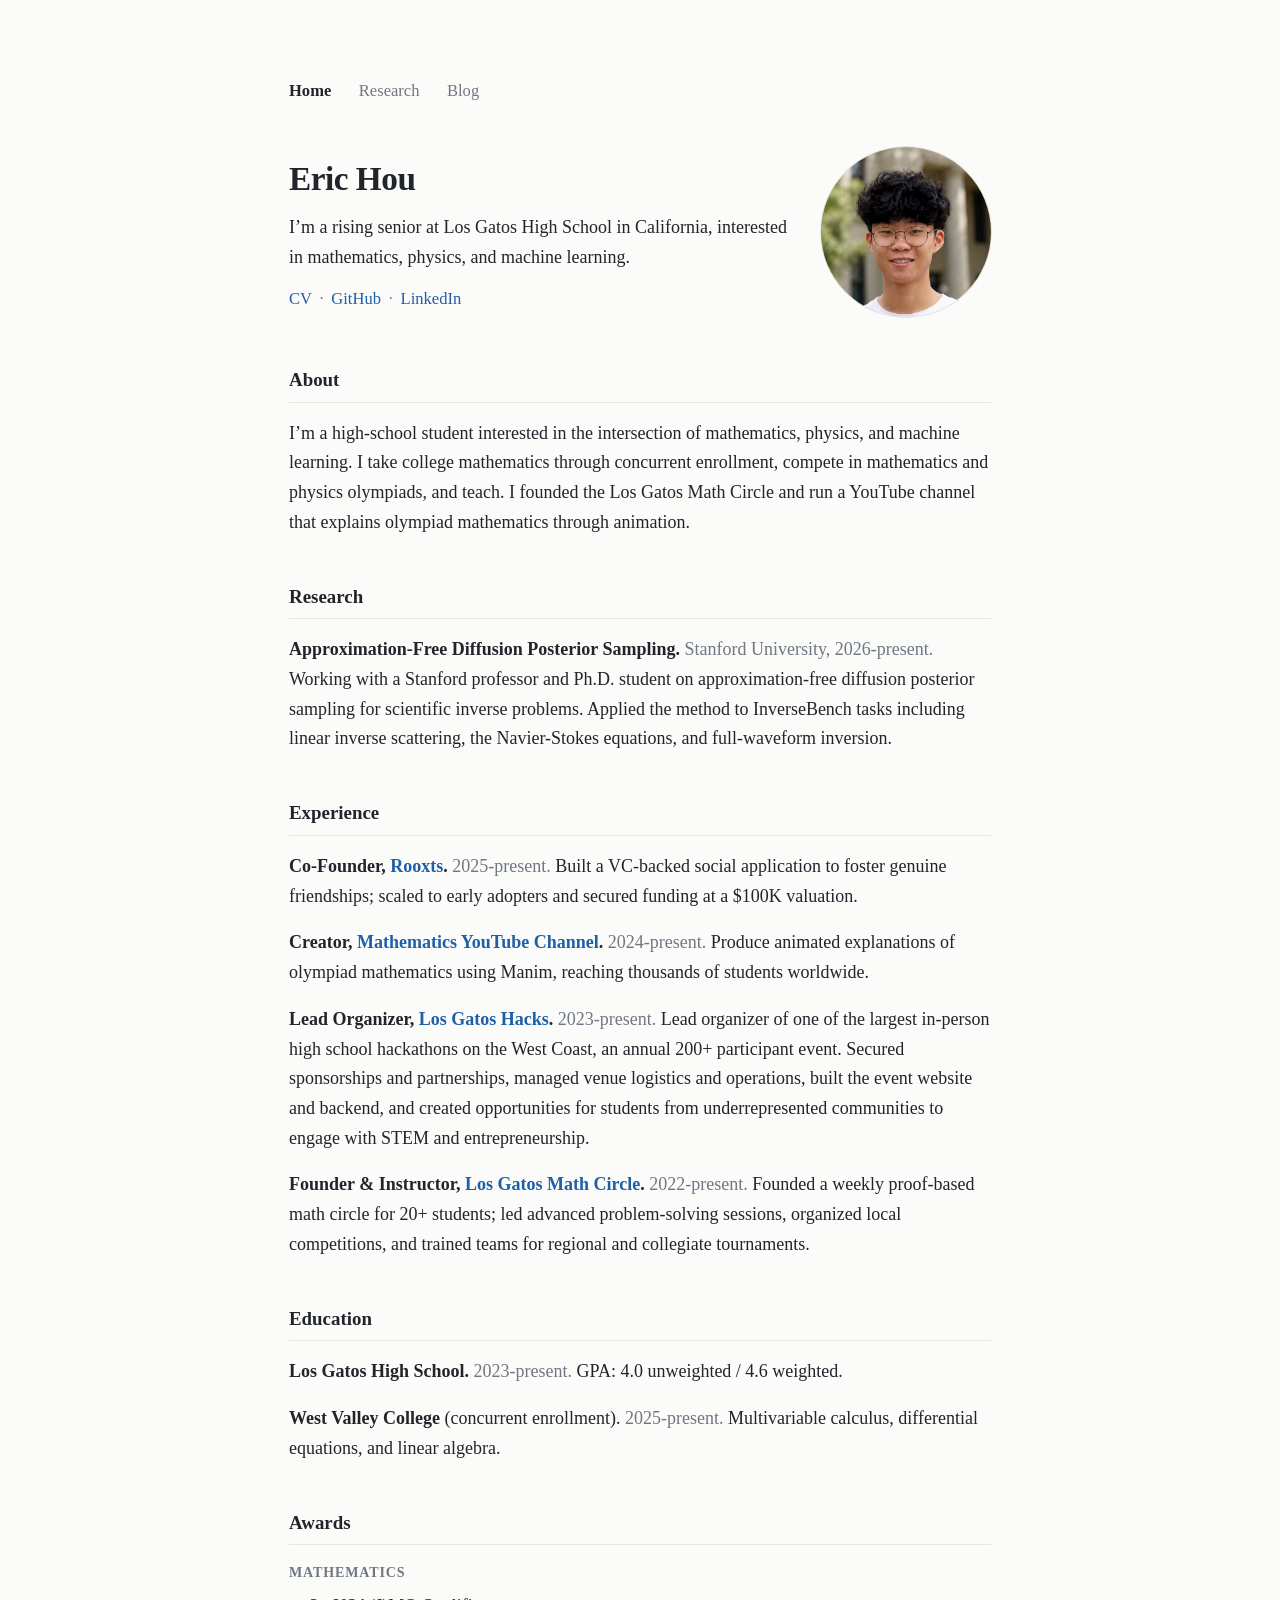
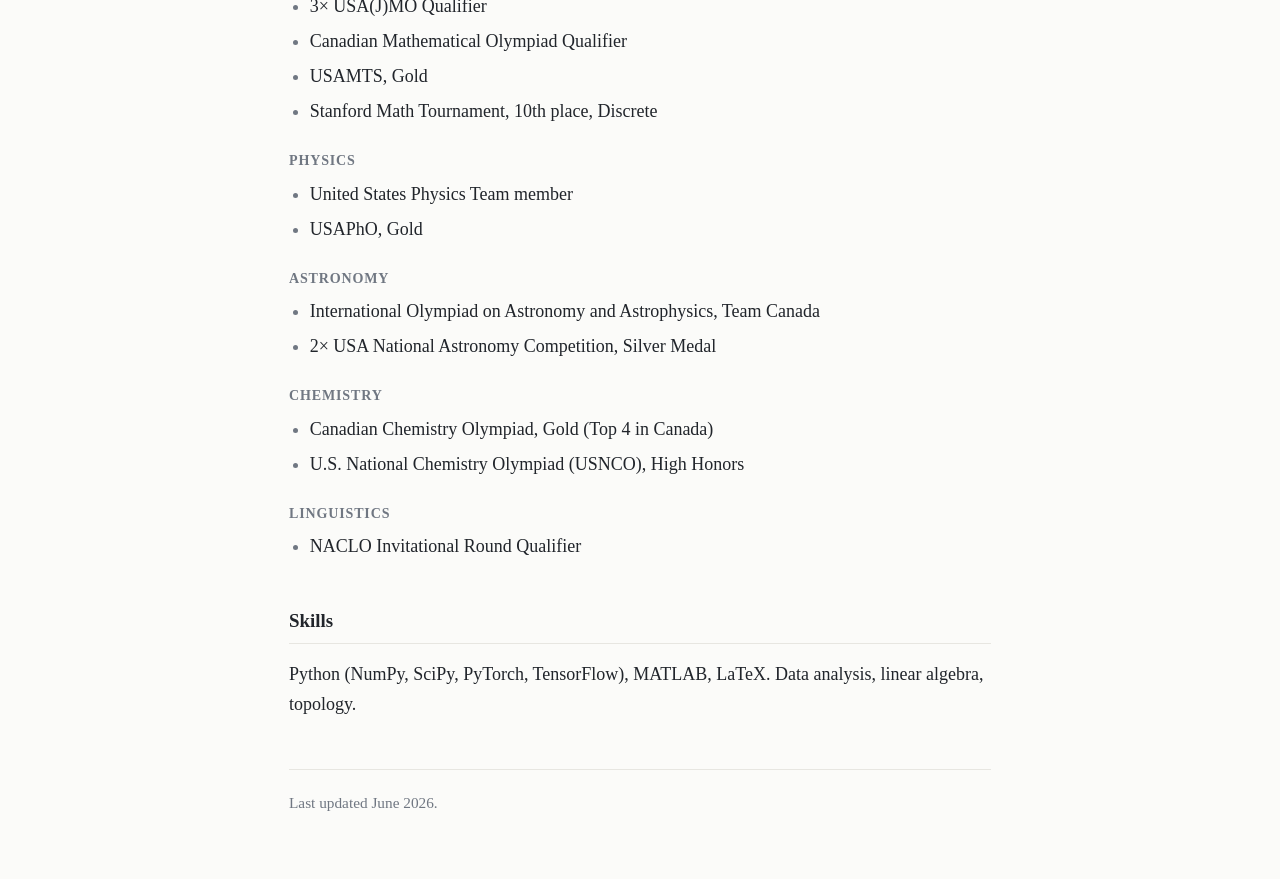
<file: index.html>
<!DOCTYPE html>
<html lang="en">
<head>
  <meta charset="UTF-8" />
  <meta name="viewport" content="width=device-width, initial-scale=1.0" />
  <title>Eric Hou</title>
  <meta name="description" content="Eric Hou, a rising senior at Los Gatos High School interested in mathematics, physics, and machine learning." />
  <meta name="author" content="Eric Hou" />
  <link rel="icon" href="assets/profile.png" type="image/png" />
  <link rel="stylesheet" href="styles.css" />
</head>
<body>
  <div class="page">
    <nav class="nav">
      <a href="index.html" aria-current="page">Home</a>
      <a href="research.html">Research</a>
      <a href="blog.html">Blog</a>
    </nav>
    <header class="intro">
      <div class="intro-text">
        <h1>Eric Hou</h1>
        <p class="lead">
          I&rsquo;m a rising senior at Los Gatos High School in California, interested in
          mathematics, physics, and machine learning.
        </p>
        <p class="contact">
          <a href="assets/cv.pdf">CV</a> <span class="sep">&middot;</span>
          <a href="https://github.com/erichou1">GitHub</a> <span class="sep">&middot;</span>
          <a href="https://www.linkedin.com/in/erichouu/">LinkedIn</a>
        </p>
      </div>
      <span class="photo">
        <img src="assets/profile.png" alt="Eric Hou" />
      </span>
    </header>

  <h2>About</h2>
  <p>
    I&rsquo;m a high-school student interested in the intersection of mathematics, physics,
    and machine learning. I take college mathematics through concurrent enrollment, compete
    in mathematics and physics olympiads, and teach. I founded the Los Gatos Math
    Circle and run a YouTube channel that explains olympiad mathematics through animation.
  </p>

  <h2>Research</h2>
  <p>
    <b>Approximation-Free Diffusion Posterior Sampling.</b>
    <span class="muted">Stanford University, 2026-present.</span> Working with a Stanford professor and Ph.D.
    student on approximation-free diffusion posterior sampling for scientific inverse
    problems. Applied the method to InverseBench tasks including linear inverse scattering,
    the Navier-Stokes equations, and full-waveform inversion.
  </p>

  <h2>Experience</h2>
  <p>
    <b>Co-Founder, <a href="https://www.rooxts.com">Rooxts</a>.</b> <span class="muted">2025-present.</span>
    Built a VC-backed social application to foster genuine friendships; scaled to early
    adopters and secured funding at a $100K valuation.
  </p>
  <p>
    <b>Creator, <a href="https://www.youtube.com/watch?v=dcJNu7ISjkw">Mathematics YouTube Channel</a>.</b> <span class="muted">2024-present.</span>
    Produce animated explanations of olympiad mathematics using Manim, reaching thousands
    of students worldwide.
  </p>
  <p>
    <b>Lead Organizer, <a href="https://losgatoshacks.com">Los Gatos Hacks</a>.</b> <span class="muted">2023-present.</span>
    Lead organizer of one of the largest in-person high school hackathons on the West Coast,
    an annual 200+ participant event. Secured sponsorships and partnerships, managed venue
    logistics and operations, built the event website and backend, and created opportunities
    for students from underrepresented communities to engage with STEM and entrepreneurship.
  </p>
  <p>
    <b>Founder &amp; Instructor, <a href="https://lgmathcircle.org">Los Gatos Math Circle</a>.</b> <span class="muted">2022-present.</span>
    Founded a weekly proof-based math circle for 20+ students; led advanced problem-solving
    sessions, organized local competitions, and trained teams for regional and collegiate
    tournaments.
  </p>

  <h2>Education</h2>
  <p>
    <b>Los Gatos High School.</b> <span class="muted">2023-present.</span> GPA: 4.0 unweighted / 4.6 weighted.
  </p>
  <p>
    <b>West Valley College</b> (concurrent enrollment). <span class="muted">2025-present.</span> Multivariable
    calculus, differential equations, and linear algebra.
  </p>

  <h2>Awards</h2>
  <div class="awards">
    <h3>Mathematics</h3>
    <ul>
      <li>3&times; USA(J)MO Qualifier</li>
      <li>Canadian Mathematical Olympiad Qualifier</li>
      <li>USAMTS, Gold</li>
      <li>Stanford Math Tournament, 10th place, Discrete</li>
    </ul>

    <h3>Physics</h3>
    <ul>
      <li>United States Physics Team member</li>
      <li>USAPhO, Gold</li>
    </ul>

    <h3>Astronomy</h3>
    <ul>
      <li>International Olympiad on Astronomy and Astrophysics, Team Canada</li>
      <li>2&times; USA National Astronomy Competition, Silver Medal</li>
    </ul>

    <h3>Chemistry</h3>
    <ul>
      <li>Canadian Chemistry Olympiad, Gold (Top 4 in Canada)</li>
      <li>U.S. National Chemistry Olympiad (USNCO), High Honors</li>
    </ul>

    <h3>Linguistics</h3>
    <ul>
      <li>NACLO Invitational Round Qualifier</li>
    </ul>
  </div>

  <h2>Skills</h2>
  <p>
    Python (NumPy, SciPy, PyTorch, TensorFlow), MATLAB, LaTeX. Data analysis, linear
    algebra, topology.
  </p>

    <footer>
      Last updated June 2026.
    </footer>
  </div>
</body>
</html>
</file>
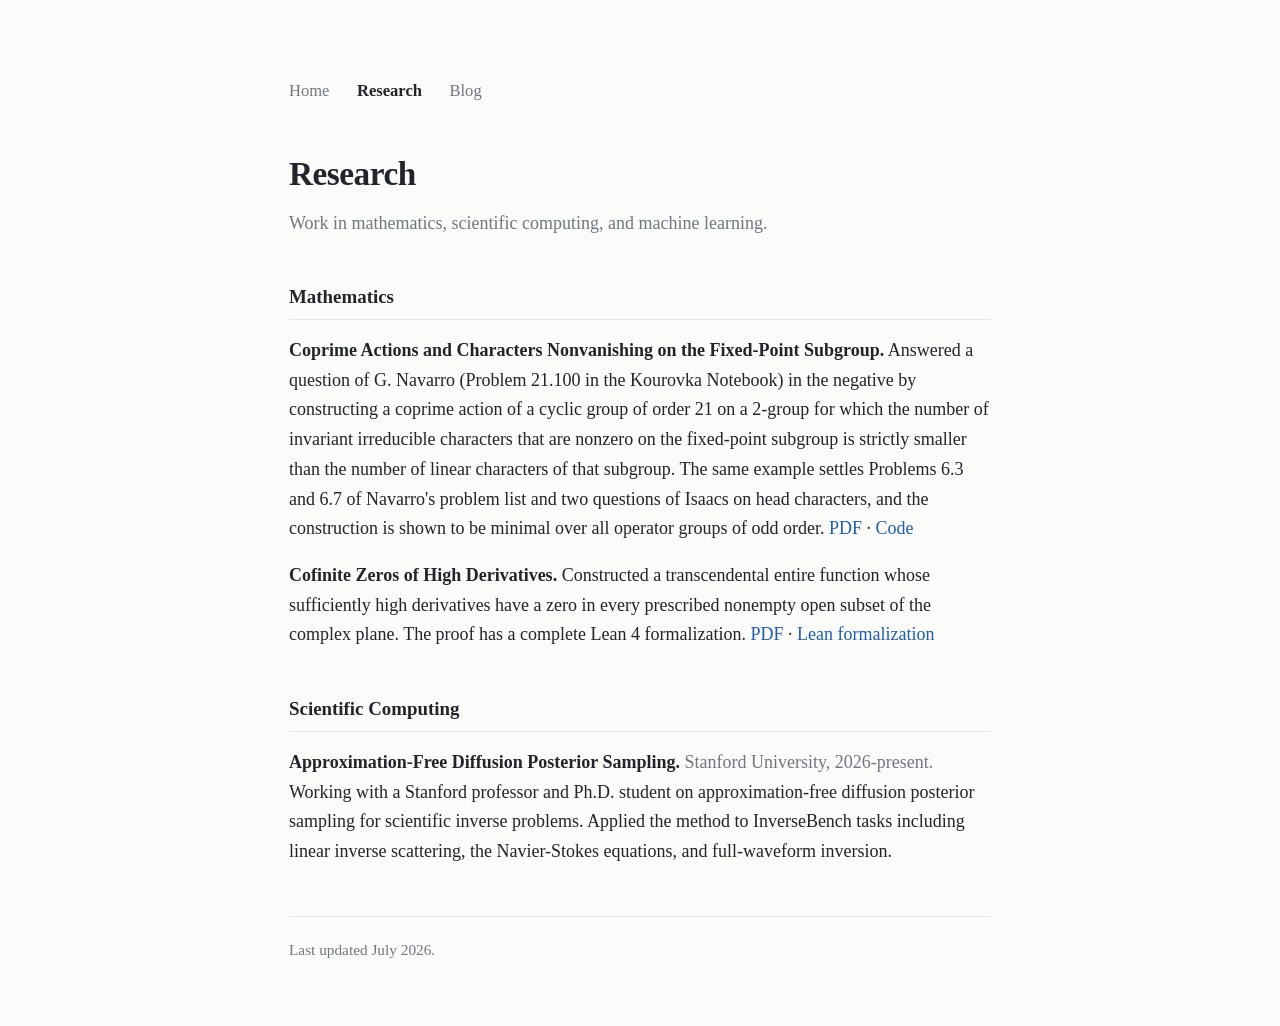
<file: research.html>
<!DOCTYPE html>
<html lang="en">
<head>
  <meta charset="UTF-8" />
  <meta name="viewport" content="width=device-width, initial-scale=1.0" />
  <title>Research &middot; Eric Hou</title>
  <meta name="description" content="Research by Eric Hou in mathematics, scientific computing, and machine learning." />
  <meta name="author" content="Eric Hou" />
  <link rel="icon" href="assets/profile.png" type="image/png" />
  <link rel="stylesheet" href="styles.css" />
</head>
<body>
  <div class="page">
    <nav class="nav">
      <a href="index.html">Home</a>
      <a href="research.html" aria-current="page">Research</a>
      <a href="blog.html">Blog</a>
    </nav>

    <h1>Research</h1>
    <p class="lead muted">
      Work in mathematics, scientific computing, and machine learning.
    </p>

    <h2>Mathematics</h2>
    <p>
      <b>Coprime Actions and Characters Nonvanishing on the Fixed-Point Subgroup.</b>
      Answered a question of G. Navarro (Problem 21.100 in the Kourovka Notebook) in the negative by constructing a
      coprime action of a cyclic group of order 21 on a 2-group for which the number of
      invariant irreducible characters that are nonzero on the fixed-point subgroup is
      strictly smaller than the number of linear characters of that subgroup. The same
      example settles Problems 6.3 and 6.7 of Navarro's problem list and two questions of
      Isaacs on head characters, and the construction is shown to be minimal over all
      operator groups of odd order.
      <a href="assets/coprime-action-zero-free-characters.pdf">PDF</a>
      <span class="sep">&middot;</span>
      <a href="https://github.com/erichou1/coprime-action-zero-free-characters">Code</a>
    </p>
    <p>
      <b>Cofinite Zeros of High Derivatives.</b>
      Constructed a transcendental entire function whose sufficiently high derivatives have a zero in every
      prescribed nonempty open subset of the complex plane. The proof has a complete Lean 4
      formalization.
      <a href="assets/cofinite-derivative-zeros-v2.pdf">PDF</a>
      <span class="sep">&middot;</span>
      <a href="https://github.com/erichou1/cofinite-derivative-zeros">Lean formalization</a>
    </p>

    <h2>Scientific Computing</h2>
    <p>
      <b>Approximation-Free Diffusion Posterior Sampling.</b>
      <span class="muted">Stanford University, 2026-present.</span> Working with a Stanford
      professor and Ph.D. student on approximation-free diffusion posterior sampling for
      scientific inverse problems. Applied the method to InverseBench tasks including linear
      inverse scattering, the Navier-Stokes equations, and full-waveform inversion.
    </p>

    <footer>
      Last updated July 2026.
    </footer>
  </div>
</body>
</html>
</file>
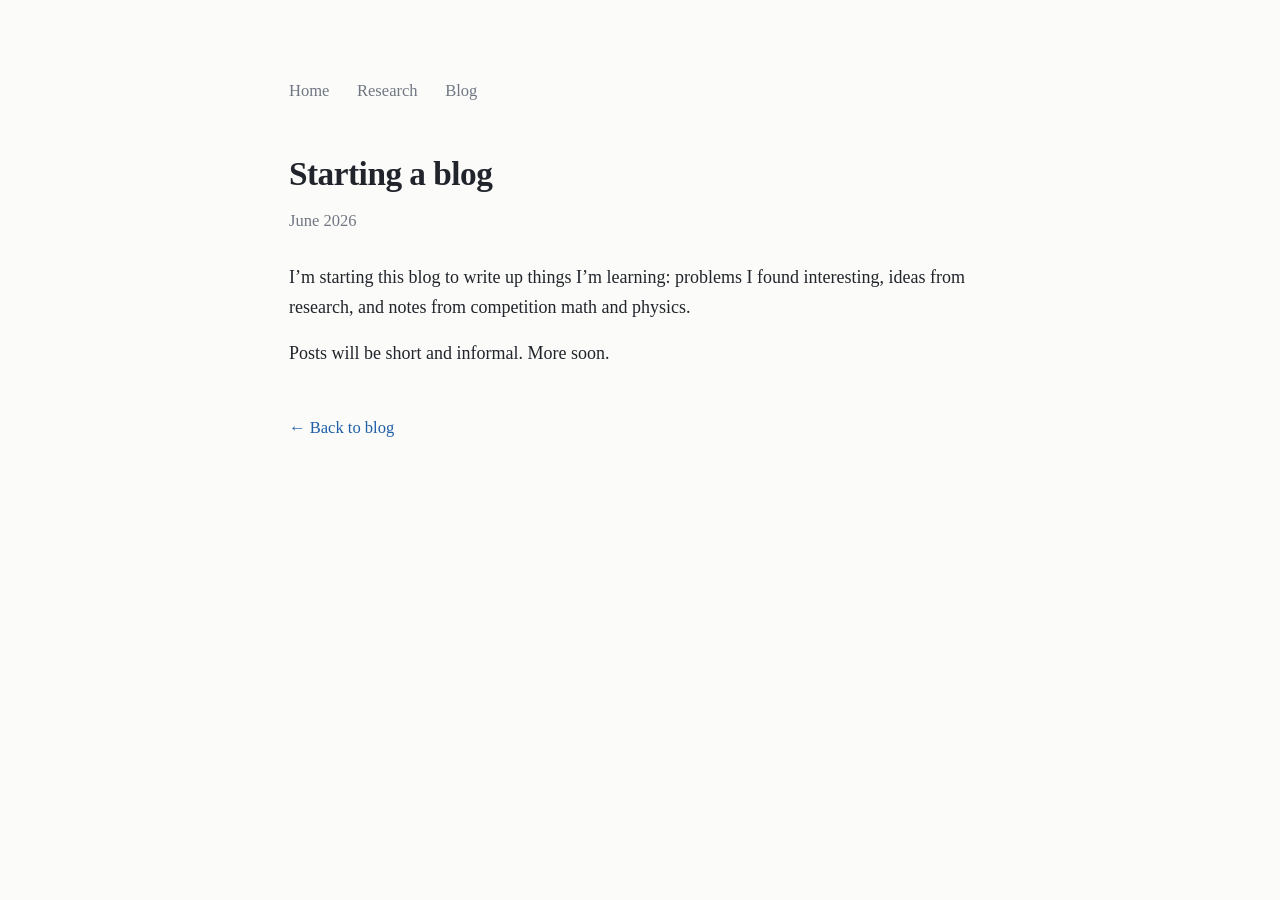
<file: posts/starting-a-blog.html>
<!DOCTYPE html>
<html lang="en">
<head>
  <meta charset="UTF-8" />
  <meta name="viewport" content="width=device-width, initial-scale=1.0" />
  <title>Starting a blog &middot; Eric Hou</title>
  <meta name="description" content="A short first post." />
  <meta name="author" content="Eric Hou" />
  <link rel="icon" href="../assets/profile.png" type="image/png" />
  <link rel="stylesheet" href="../styles.css" />
</head>
<body>
  <div class="page">
    <nav class="nav">
      <a href="../index.html">Home</a>
      <a href="../research.html">Research</a>
      <a href="../blog.html">Blog</a>
    </nav>

    <article class="post">
      <h1>Starting a blog</h1>
      <p class="post-meta muted">June 2026</p>

      <p>
        I&rsquo;m starting this blog to write up things I&rsquo;m learning: problems I
        found interesting, ideas from research, and notes from competition math and physics.
      </p>
      <p>
        Posts will be short and informal. More soon.
      </p>
    </article>

    <p class="back"><a href="../blog.html">&larr; Back to blog</a></p>
  </div>
</body>
</html>
</file>
<file: styles.css>
/* Eric Hou: minimal academic homepage */

:root {
  --bg: #fbfbf9;
  --fg: #21252b;
  --muted: #707782;
  --rule: #e7e6e1;
  --link: #1f5fa8;
  --link-hover: #143f73;
  --measure: 42rem;
}

@media (prefers-color-scheme: dark) {
  :root {
    --bg: #15171a;
    --fg: #e3e4e2;
    --muted: #969ca5;
    --rule: #2a2d31;
    --link: #82b4ff;
    --link-hover: #abccff;
  }
}

* {
  box-sizing: border-box;
}

html {
  font-size: 18px;
  -webkit-text-size-adjust: 100%;
}

body {
  margin: 0;
  background: var(--bg);
  color: var(--fg);
  font-family: "Charter", "Iowan Old Style", "Palatino Linotype", Palatino, Georgia, serif;
  font-size: 1rem;
  line-height: 1.65;
  -webkit-font-smoothing: antialiased;
  text-rendering: optimizeLegibility;
}

.page {
  max-width: var(--measure);
  margin: 0 auto;
  padding: clamp(2.5rem, 6vw, 5rem) 1.5rem clamp(2.5rem, 5vw, 4rem);
}

/* Nav */
.nav {
  margin-bottom: 2.4rem;
  font-size: 0.92rem;
}

.nav a {
  margin-right: 1.3rem;
  color: var(--muted);
}

.nav a:hover {
  color: var(--link);
  text-decoration: none;
}

.nav a[aria-current="page"] {
  color: var(--fg);
  font-weight: 600;
}

/* Links */
a {
  color: var(--link);
  text-decoration: none;
}

a:hover {
  color: var(--link-hover);
  text-decoration: underline;
  text-underline-offset: 2px;
}

/* Header */
.intro {
  display: flex;
  align-items: center;
  gap: 1.6rem;
  margin-bottom: 2.6rem;
}

.intro-text {
  flex: 1 1 auto;
  min-width: 0;
}

.photo {
  flex: none;
  display: block;
  width: 170px;
  height: 170px;
  border-radius: 50%;
  overflow: hidden;
  background: var(--rule);
  box-shadow: 0 0 0 1px var(--rule);
}

.photo img {
  width: 100%;
  height: 100%;
  object-fit: cover;
  object-position: center 35%;
  transform: scale(1.9);
  transform-origin: center 35%;
}

h1 {
  margin: 0 0 0.35rem;
  font-size: 1.85rem;
  font-weight: 600;
  letter-spacing: -0.015em;
}

.lead {
  margin: 0 0 0.7rem;
}

.contact {
  margin: 0;
  font-size: 0.92rem;
  color: var(--muted);
}

.contact .sep {
  margin: 0 0.2rem;
  color: var(--muted);
}

/* Sections */
h2 {
  margin: 2.4rem 0 0.9rem;
  padding-bottom: 0.35rem;
  font-size: 1.05rem;
  font-weight: 600;
  border-bottom: 1px solid var(--rule);
}

h3 {
  margin: 1.25rem 0 0.4rem;
  font-size: 0.78rem;
  font-weight: 600;
  text-transform: uppercase;
  letter-spacing: 0.06em;
  color: var(--muted);
}

p {
  margin: 0 0 0.95rem;
}

b {
  font-weight: 600;
}

.muted {
  color: var(--muted);
}

/* Lists */
ul {
  margin: 0 0 0.95rem;
  padding-left: 1.15rem;
}

li {
  margin-bottom: 0.3rem;
}

li::marker {
  color: var(--muted);
}

/* Awards: tighter spacing within the grouped section */
.awards ul {
  margin-bottom: 0.6rem;
}

.awards h3:first-child {
  margin-top: 0.4rem;
}

/* Footer */
footer {
  margin-top: 2.75rem;
  padding-top: 1.1rem;
  border-top: 1px solid var(--rule);
  color: var(--muted);
  font-size: 0.85rem;
}

/* Blog listing */
.posts {
  list-style: none;
  padding: 0;
  margin: 1.8rem 0 0;
}

.posts li {
  display: flex;
  align-items: baseline;
  gap: 1.1rem;
  margin-bottom: 0.85rem;
}

.post-date {
  flex: none;
  width: 5.5rem;
  font-size: 0.9rem;
}

/* Blog post */
.post {
  margin-bottom: 2.5rem;
}

.post h1 {
  margin-bottom: 0.25rem;
}

.post-meta {
  margin: 0 0 1.6rem;
  font-size: 0.92rem;
}

.back {
  font-size: 0.92rem;
}

/* Small screens */
@media (max-width: 480px) {
  html {
    font-size: 17px;
  }

  .intro {
    gap: 1.1rem;
  }

  .photo {
    width: 128px;
    height: 128px;
  }
}
</file>
